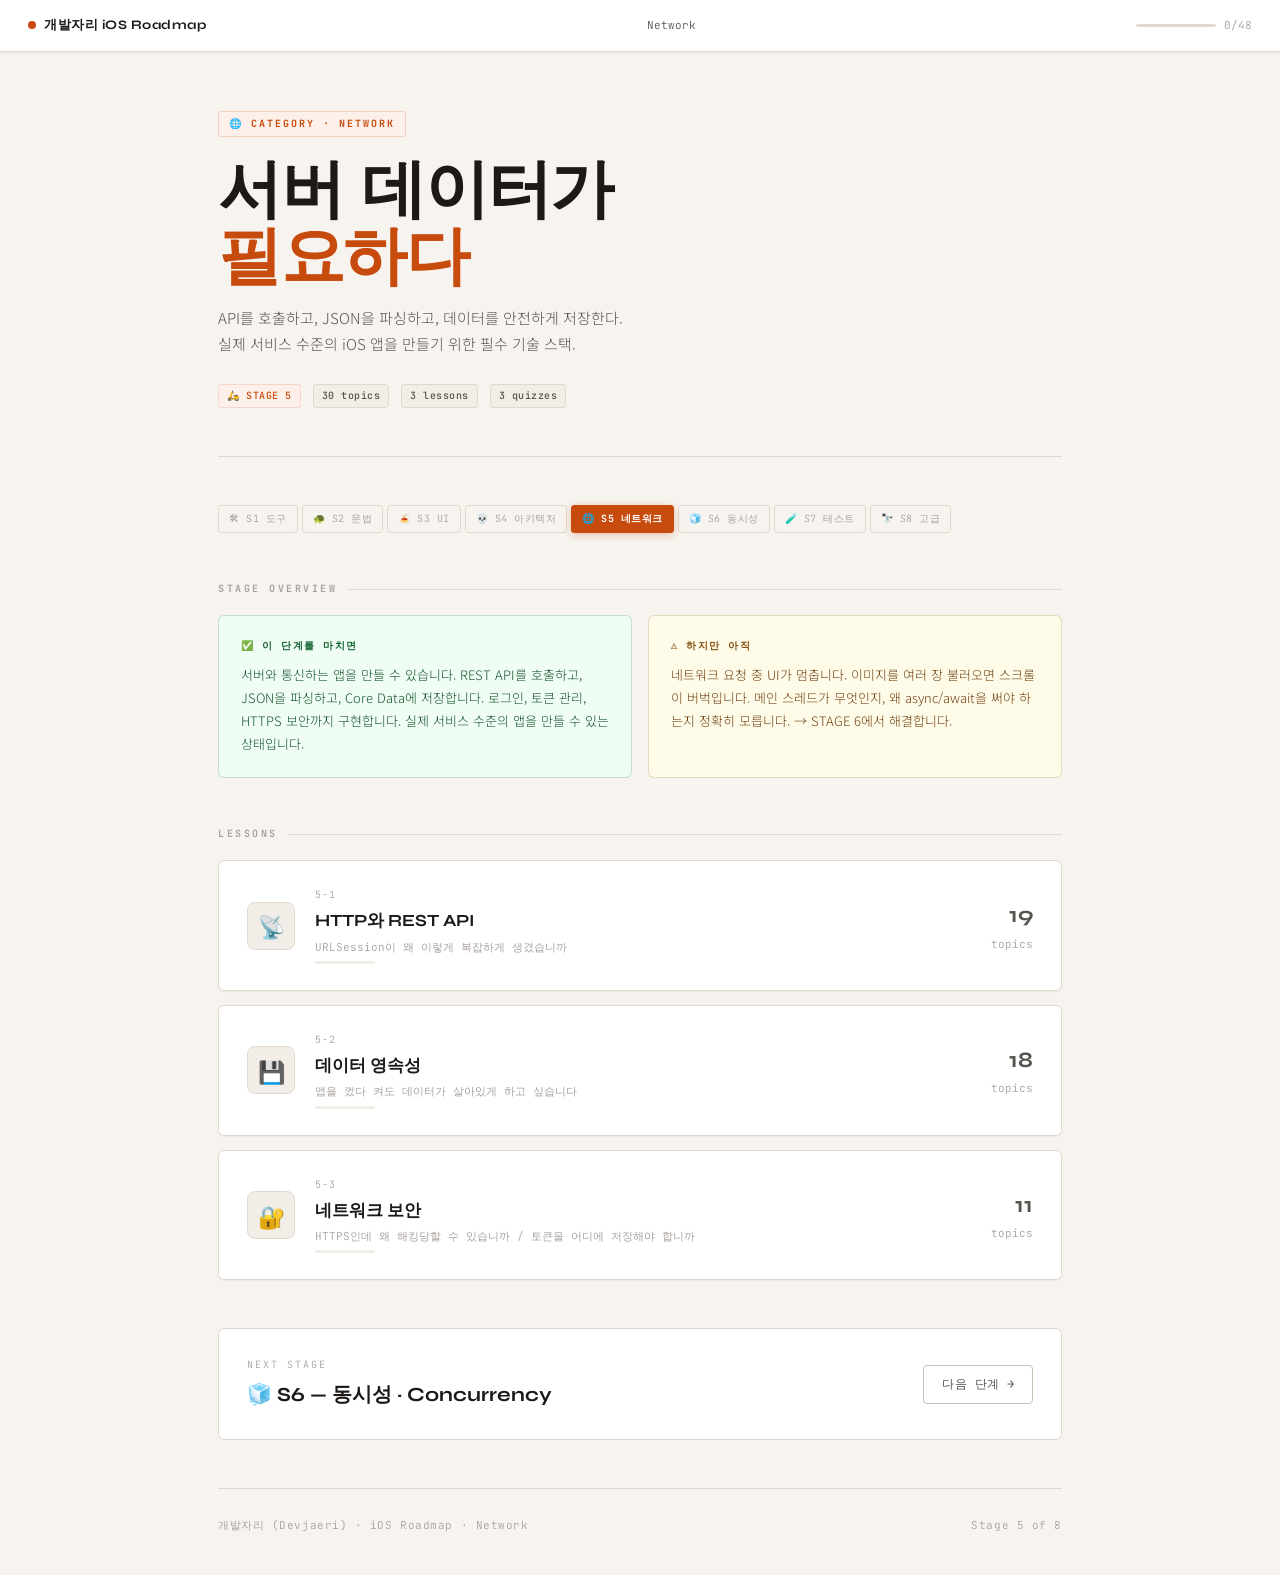
<file: index.html>
<!DOCTYPE html>
<html lang="ko">
<head>
<meta charset="UTF-8">
<meta name="viewport" content="width=device-width, initial-scale=1.0">
<title>Network — 개발자리 iOS Roadmap</title>
<link rel="stylesheet" href="./assets/style.css">
<style>
/* ─── PAGE-SPECIFIC ────────────────────────────────────────── */
.hero {
  padding: 56px 0 48px;
  border-bottom: 1px solid var(--border);
  margin-bottom: 48px;
}

.category-tag {
  display: inline-flex;
  align-items: center;
  gap: 6px;
  font-family: var(--mono);
  font-size: 10px;
  font-weight: 700;
  letter-spacing: 0.2em;
  text-transform: uppercase;
  color: var(--accent);
  background: var(--accent-light);
  border: 1px solid rgba(200,75,14,.2);
  border-radius: 3px;
  padding: 4px 10px;
  margin-bottom: 20px;
}

.hero-title {
  font-family: var(--display);
  font-size: clamp(36px, 6vw, 64px);
  font-weight: 800;
  color: var(--text);
  line-height: 1.05;
  letter-spacing: -0.02em;
  margin-bottom: 14px;
}

.hero-title em {
  font-style: normal;
  color: var(--accent);
}

.hero-desc {
  font-size: 15px;
  color: var(--text-mid);
  max-width: 520px;
  line-height: 1.7;
  margin-bottom: 28px;
}

.hero-meta {
  display: flex;
  align-items: center;
  gap: 12px;
  flex-wrap: wrap;
}

/* Stage navigator */
.stage-nav {
  display: flex;
  gap: 4px;
  flex-wrap: wrap;
  margin-bottom: 48px;
}

.stage-pill {
  font-family: var(--mono);
  font-size: 10px;
  padding: 5px 10px;
  border-radius: 3px;
  border: 1px solid var(--border);
  color: var(--text-dim);
  letter-spacing: 0.05em;
  cursor: default;
  transition: all .2s;
}

.stage-pill.active {
  background: var(--accent);
  color: white;
  border-color: var(--accent);
  font-weight: 700;
  box-shadow: 0 2px 8px rgba(200,75,14,.3);
}

/* Overview two-col */
.overview-grid {
  display: grid;
  grid-template-columns: 1fr 1fr;
  gap: 16px;
  margin-bottom: 48px;
}

@media (max-width: 640px) { .overview-grid { grid-template-columns: 1fr; } }

.overview-card {
  padding: 22px;
  border-radius: var(--radius);
  border: 1px solid;
}

.overview-card.can {
  background: var(--green-light);
  border-color: rgba(22,101,52,.2);
}

.overview-card.warn {
  background: var(--yellow-light);
  border-color: rgba(133,77,14,.2);
}

.overview-card-label {
  font-family: var(--mono);
  font-size: 10px;
  font-weight: 700;
  letter-spacing: 0.15em;
  text-transform: uppercase;
  margin-bottom: 10px;
}

.overview-card.can .overview-card-label  { color: var(--green); }
.overview-card.warn .overview-card-label { color: var(--yellow); }

.overview-card p {
  font-size: 13px;
  line-height: 1.75;
}

.overview-card.can p  { color: #14532d; }
.overview-card.warn p { color: #713f12; }

/* Lesson cards */
.lessons-grid {
  display: flex;
  flex-direction: column;
  gap: 14px;
  margin-bottom: 48px;
}

.lesson-card {
  background: var(--surface);
  border: 1.5px solid var(--border);
  border-radius: var(--radius);
  padding: 26px 28px;
  text-decoration: none;
  color: inherit;
  display: grid;
  grid-template-columns: 48px 1fr auto;
  align-items: center;
  gap: 20px;
  transition: all .2s;
  box-shadow: var(--shadow-sm);
  position: relative;
  overflow: hidden;
}

.lesson-card::before {
  content: '';
  position: absolute;
  left: 0; top: 0; bottom: 0;
  width: 4px;
  background: var(--accent);
  transform: scaleY(0);
  transition: transform .25s;
  transform-origin: bottom;
}

.lesson-card:hover {
  border-color: var(--accent);
  box-shadow: var(--shadow);
  transform: translateY(-1px);
}

.lesson-card:hover::before { transform: scaleY(1); }

.lesson-icon-wrap {
  width: 48px; height: 48px;
  background: var(--surface2);
  border: 1px solid var(--border);
  border-radius: 8px;
  display: flex;
  align-items: center;
  justify-content: center;
  font-size: 22px;
  flex-shrink: 0;
}

.lesson-num {
  font-family: var(--mono);
  font-size: 10px;
  color: var(--text-dim);
  letter-spacing: 0.1em;
  margin-bottom: 4px;
}

.lesson-title {
  font-family: var(--display);
  font-size: 17px;
  font-weight: 700;
  color: var(--text);
  margin-bottom: 4px;
}

.lesson-question {
  font-family: var(--mono);
  font-size: 11px;
  color: var(--text-dim);
  line-height: 1.5;
}

.lesson-topics-count {
  font-family: var(--mono);
  font-size: 11px;
  color: var(--text-dim);
  text-align: right;
  white-space: nowrap;
}

.lesson-topics-count strong {
  display: block;
  font-family: var(--display);
  font-size: 22px;
  font-weight: 700;
  color: var(--text-mid);
  margin-bottom: 2px;
}

.lesson-mini-prog {
  width: 60px;
  height: 3px;
  background: var(--surface2);
  border-radius: 2px;
  margin-top: 6px;
  overflow: hidden;
}

.lesson-mini-prog-fill {
  height: 100%;
  background: var(--accent);
  border-radius: 2px;
  transition: width .4s;
}

/* Next stage CTA */
.next-stage {
  background: var(--surface);
  border: 1px solid var(--border);
  border-radius: var(--radius);
  padding: 28px;
  display: flex;
  justify-content: space-between;
  align-items: center;
  margin-bottom: 48px;
  gap: 20px;
  flex-wrap: wrap;
}

.next-stage-label {
  font-family: var(--mono);
  font-size: 10px;
  letter-spacing: 0.2em;
  color: var(--text-dim);
  margin-bottom: 6px;
}

.next-stage-title {
  font-family: var(--display);
  font-size: 20px;
  font-weight: 700;
  color: var(--text);
}

/* Footer */
footer {
  border-top: 1px solid var(--border);
  padding: 28px 0 40px;
  display: flex;
  justify-content: space-between;
  align-items: center;
  gap: 16px;
  flex-wrap: wrap;
}

.footer-text {
  font-family: var(--mono);
  font-size: 11px;
  color: var(--text-dim);
  letter-spacing: 0.05em;
}
</style>
</head>
<body>

<!-- TOPBAR -->
<nav class="topbar">
  <a class="topbar-brand" href="./index.html">
    <span class="dot"></span>개발자리 iOS Roadmap
  </a>
  <div class="breadcrumb">
    <span class="current">Network</span>
  </div>
  <div class="prog-mini">
    <div class="prog-mini-track">
      <div class="prog-mini-fill" id="mini-fill" style="width:0%"></div>
    </div>
    <span class="prog-mini-label">0/30</span>
  </div>
</nav>

<div class="container">

  <!-- HERO -->
  <section class="hero animate-in">
    <div class="category-tag">🌐 Category · Network</div>
    <h1 class="hero-title">서버 데이터가<br><em>필요하다</em></h1>
    <p class="hero-desc">
      API를 호출하고, JSON을 파싱하고, 데이터를 안전하게 저장한다.<br>
      실제 서비스 수준의 iOS 앱을 만들기 위한 필수 기술 스택.
    </p>
    <div class="hero-meta">
      <span class="badge badge-accent">🛵 STAGE 5</span>
      <span class="badge badge-dim">30 topics</span>
      <span class="badge badge-dim">3 lessons</span>
      <span class="badge badge-dim">3 quizzes</span>
    </div>
  </section>

  <!-- STAGE ROADMAP -->
  <div class="stage-nav animate-in">
    <div class="stage-pill">🛠 S1 도구</div>
    <div class="stage-pill">🐢 S2 문법</div>
    <div class="stage-pill">🍝 S3 UI</div>
    <div class="stage-pill">💀 S4 아키텍처</div>
    <div class="stage-pill active">🌐 S5 네트워크</div>
    <div class="stage-pill">🧊 S6 동시성</div>
    <div class="stage-pill">🧪 S7 테스트</div>
    <div class="stage-pill">🔭 S8 고급</div>
  </div>

  <!-- OVERVIEW -->
  <div class="section-label">Stage Overview</div>
  <div class="overview-grid animate-in">
    <div class="overview-card can">
      <div class="overview-card-label">✅ 이 단계를 마치면</div>
      <p>서버와 통신하는 앱을 만들 수 있습니다. REST API를 호출하고, JSON을 파싱하고, Core Data에 저장합니다. 로그인, 토큰 관리, HTTPS 보안까지 구현합니다. 실제 서비스 수준의 앱을 만들 수 있는 상태입니다.</p>
    </div>
    <div class="overview-card warn">
      <div class="overview-card-label">⚠️ 하지만 아직</div>
      <p>네트워크 요청 중 UI가 멈춥니다. 이미지를 여러 장 불러오면 스크롤이 버벅입니다. 메인 스레드가 무엇인지, 왜 async/await을 써야 하는지 정확히 모릅니다. → STAGE 6에서 해결합니다.</p>
    </div>
  </div>

  <!-- LESSONS -->
  <div class="section-label">Lessons</div>
  <div class="lessons-grid">

    <a class="lesson-card animate-in" href="./5-1/index.html">
      <div class="lesson-icon-wrap">📡</div>
      <div>
        <div class="lesson-num">5-1</div>
        <div class="lesson-title">HTTP와 REST API</div>
        <div class="lesson-question">URLSession이 왜 이렇게 복잡하게 생겼습니까</div>
        <div class="lesson-mini-prog"><div class="lesson-mini-prog-fill" id="fill-5-1" style="width:0%"></div></div>
      </div>
      <div class="lesson-topics-count">
        <strong>19</strong>
        topics
      </div>
    </a>

    <a class="lesson-card animate-in" href="./5-2/index.html" style="animation-delay:.07s">
      <div class="lesson-icon-wrap">💾</div>
      <div>
        <div class="lesson-num">5-2</div>
        <div class="lesson-title">데이터 영속성</div>
        <div class="lesson-question">앱을 껐다 켜도 데이터가 살아있게 하고 싶습니다</div>
        <div class="lesson-mini-prog"><div class="lesson-mini-prog-fill" id="fill-5-2" style="width:0%"></div></div>
      </div>
      <div class="lesson-topics-count">
        <strong>18</strong>
        topics
      </div>
    </a>

    <a class="lesson-card animate-in" href="./5-3/index.html" style="animation-delay:.14s">
      <div class="lesson-icon-wrap">🔐</div>
      <div>
        <div class="lesson-num">5-3</div>
        <div class="lesson-title">네트워크 보안</div>
        <div class="lesson-question">HTTPS인데 왜 해킹당할 수 있습니까 / 토큰을 어디에 저장해야 합니까</div>
        <div class="lesson-mini-prog"><div class="lesson-mini-prog-fill" id="fill-5-3" style="width:0%"></div></div>
      </div>
      <div class="lesson-topics-count">
        <strong>11</strong>
        topics
      </div>
    </a>

  </div>

  <!-- NEXT STAGE -->
  <div class="next-stage animate-in">
    <div>
      <div class="next-stage-label">NEXT STAGE</div>
      <div class="next-stage-title">🧊 S6 — 동시성 · Concurrency</div>
    </div>
    <a class="btn btn-outline" href="#">다음 단계 →</a>
  </div>

  <!-- FOOTER -->
  <footer>
    <span class="footer-text">개발자리 (Devjaeri) · iOS Roadmap · Network</span>
    <span class="footer-text">Stage 5 of 8</span>
  </footer>

</div>

<script src="./assets/script.js"></script>
<script>
// Index page: load per-lesson progress from localStorage
document.addEventListener('DOMContentLoaded', () => {
  const COUNTS = { '5-1': 19, '5-2': 18, '5-3': 11 };
  const KEY = 'devjaeri_network_progress';
  let progress = {};
  try { progress = JSON.parse(localStorage.getItem(KEY) || '{}'); } catch {}

  let totalDone = 0;
  const total = 48;

  Object.entries(COUNTS).forEach(([lesson, count]) => {
    const saved = progress[lesson] || {};
    const done = Object.values(saved).filter(Boolean).length;
    totalDone += done;
    const pct = count > 0 ? (done / count) * 100 : 0;
    const fill = document.getElementById('fill-' + lesson);
    if (fill) fill.style.width = pct + '%';
  });

  const miniPct = (totalDone / total) * 100;
  document.getElementById('mini-fill').style.width = miniPct + '%';
  document.querySelector('.prog-mini-label').textContent = `${totalDone}/${total}`;
});
</script>
</body>
</html>
</file>
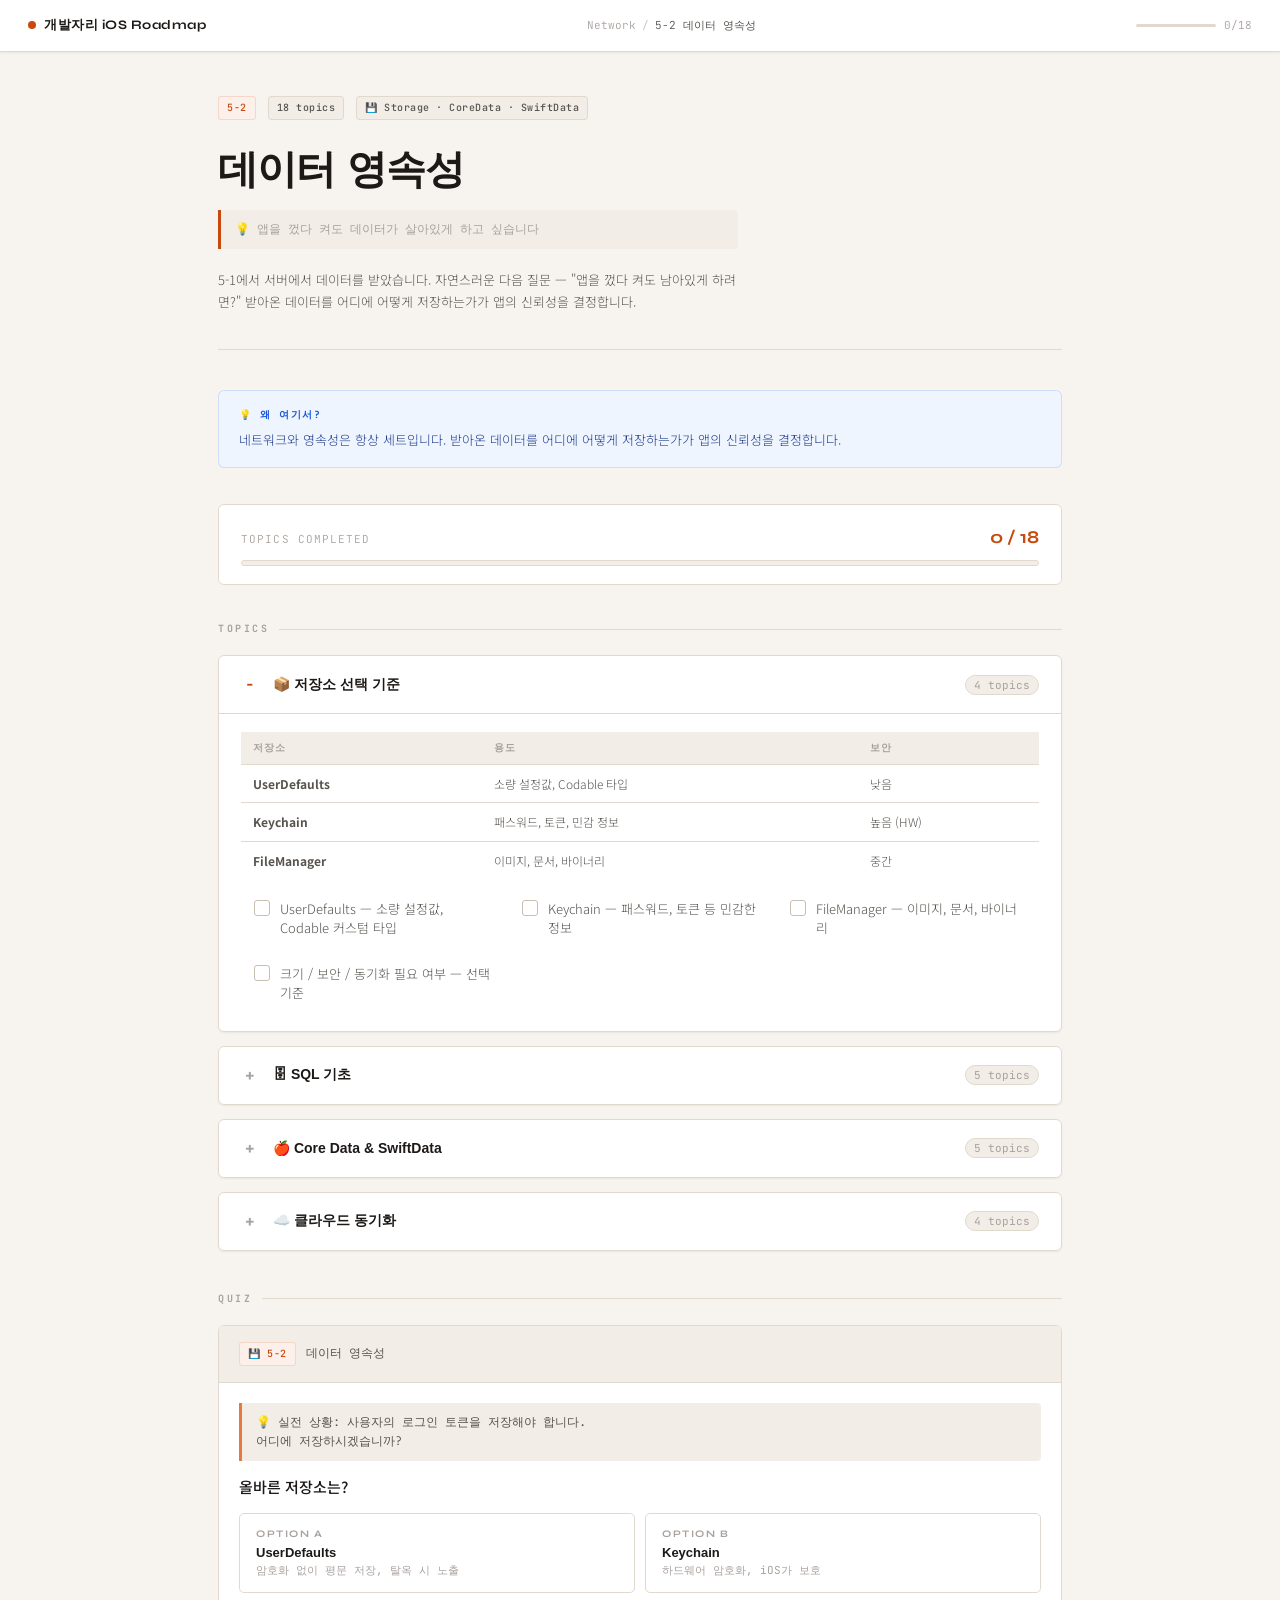
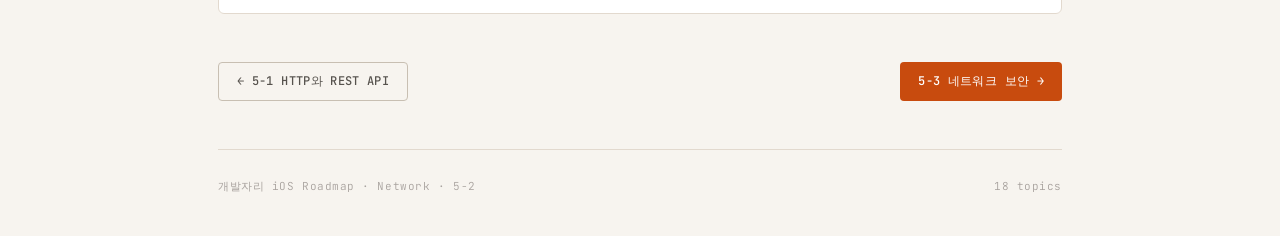
<file: 5-2/index.html>
<!DOCTYPE html>
<html lang="ko">
<head>
<meta charset="UTF-8">
<meta name="viewport" content="width=device-width, initial-scale=1.0">
<title>5-2 데이터 영속성 — Network</title>
<link rel="stylesheet" href="../assets/style.css">
<style>
.lesson-hero {
  padding: 44px 0 36px;
  border-bottom: 1px solid var(--border);
  margin-bottom: 40px;
}

.lesson-hero-top {
  display: flex;
  align-items: center;
  gap: 12px;
  margin-bottom: 18px;
  flex-wrap: wrap;
}

.lesson-title {
  font-family: var(--display);
  font-size: clamp(26px, 4vw, 40px);
  font-weight: 800;
  color: var(--text);
  letter-spacing: -0.02em;
  margin-bottom: 8px;
}

.lesson-question {
  font-family: var(--mono);
  font-size: 12px;
  color: var(--text-dim);
  padding: 10px 14px;
  background: var(--surface2);
  border-left: 3px solid var(--accent);
  border-radius: 0 4px 4px 0;
  max-width: 520px;
  line-height: 1.6;
  margin-bottom: 20px;
}

.why-box {
  background: var(--blue-light);
  border: 1px solid rgba(26,86,219,.15);
  border-radius: var(--radius);
  padding: 16px 20px;
  margin-bottom: 36px;
}

.why-label {
  font-family: var(--mono);
  font-size: 10px;
  font-weight: 700;
  letter-spacing: 0.15em;
  color: var(--blue);
  margin-bottom: 6px;
}

.why-text {
  font-size: 13px;
  color: #1e3a8a;
  line-height: 1.7;
}

.topic-section {
  background: var(--surface);
  border: 1px solid var(--border);
  border-radius: var(--radius);
  margin-bottom: 14px;
  overflow: hidden;
  box-shadow: var(--shadow-sm);
}

.accordion-trigger {
  width: 100%;
  padding: 18px 22px;
  background: none;
  border: none;
  cursor: pointer;
  display: flex;
  align-items: center;
  gap: 14px;
  text-align: left;
  transition: background .15s;
}

.accordion-trigger:hover { background: var(--surface2); }

.accordion-icon {
  font-family: var(--mono);
  font-size: 16px;
  color: var(--text-dim);
  min-width: 18px;
  text-align: center;
  font-weight: 700;
  transition: color .2s;
}

.accordion-item.open .accordion-icon { color: var(--accent); }

.accordion-title {
  font-size: 14px;
  font-weight: 700;
  color: var(--text);
  flex: 1;
}

.accordion-count {
  font-family: var(--mono);
  font-size: 11px;
  color: var(--text-dim);
  background: var(--surface2);
  padding: 2px 8px;
  border-radius: 10px;
  border: 1px solid var(--border);
}

.accordion-body {
  display: none;
  padding: 4px 22px 18px;
  border-top: 1px solid var(--border);
}

.accordion-item.open .accordion-body { display: block; }

.topics-list {
  display: grid;
  grid-template-columns: repeat(auto-fill, minmax(220px, 1fr));
  gap: 6px;
  margin-top: 14px;
}

@media (max-width: 560px) { .topics-list { grid-template-columns: 1fr; } }

/* Storage choice table */
.storage-table {
  width: 100%;
  border-collapse: collapse;
  font-size: 12px;
  margin-top: 14px;
  margin-bottom: 4px;
}

.storage-table th {
  font-family: var(--mono);
  font-size: 10px;
  font-weight: 700;
  letter-spacing: 0.1em;
  text-transform: uppercase;
  color: var(--text-dim);
  padding: 8px 12px;
  text-align: left;
  border-bottom: 1px solid var(--border);
  background: var(--surface2);
}

.storage-table td {
  padding: 9px 12px;
  border-bottom: 1px solid var(--border);
  color: var(--text-mid);
  vertical-align: top;
}

.storage-table tr:last-child td { border-bottom: none; }
.storage-table tr:hover td { background: var(--surface2); }

footer {
  border-top: 1px solid var(--border);
  padding: 28px 0 40px;
  display: flex;
  justify-content: space-between;
  align-items: center;
  gap: 16px;
  flex-wrap: wrap;
}

.footer-text {
  font-family: var(--mono);
  font-size: 11px;
  color: var(--text-dim);
  letter-spacing: 0.05em;
}
</style>
</head>
<body>

<nav class="topbar">
  <a class="topbar-brand" href="../index.html">
    <span class="dot"></span>개발자리 iOS Roadmap
  </a>
  <div class="breadcrumb">
    <a href="../index.html">Network</a>
    <span class="sep">/</span>
    <span class="current">5-2 데이터 영속성</span>
  </div>
  <div class="prog-mini">
    <div class="prog-mini-track">
      <div class="prog-mini-fill" style="width:0%"></div>
    </div>
    <span class="prog-mini-label">0/18</span>
  </div>
</nav>

<div class="container">

  <div class="lesson-hero animate-in">
    <div class="lesson-hero-top">
      <span class="badge badge-accent">5-2</span>
      <span class="badge badge-dim">18 topics</span>
      <span class="badge badge-dim">💾 Storage · CoreData · SwiftData</span>
    </div>
    <h1 class="lesson-title">데이터 영속성</h1>
    <div class="lesson-question">
      💡 앱을 껐다 켜도 데이터가 살아있게 하고 싶습니다
    </div>
    <p style="font-size:13px; color:var(--text-mid); max-width:540px; line-height:1.7;">
      5-1에서 서버에서 데이터를 받았습니다. 자연스러운 다음 질문 — "앱을 껐다 켜도 남아있게 하려면?" 받아온 데이터를 어디에 어떻게 저장하는가가 앱의 신뢰성을 결정합니다.
    </p>
  </div>

  <div class="why-box animate-in">
    <div class="why-label">💡 왜 여기서?</div>
    <div class="why-text">네트워크와 영속성은 항상 세트입니다. 받아온 데이터를 어디에 어떻게 저장하는가가 앱의 신뢰성을 결정합니다.</div>
  </div>

  <div class="prog-bar-wrap animate-in" style="margin-bottom:36px;">
    <div class="prog-meta">
      <span class="prog-label">TOPICS COMPLETED</span>
      <span class="prog-num" id="prog-num">0 / 18</span>
    </div>
    <div class="prog-track">
      <div class="prog-fill" id="prog-fill" style="width:0%"></div>
    </div>
  </div>

  <div class="section-label">Topics</div>

  <!-- Group 1: Storage choice -->
  <div class="topic-section accordion-item open animate-in">
    <button class="accordion-trigger">
      <span class="accordion-icon">−</span>
      <span class="accordion-title">📦 저장소 선택 기준</span>
      <span class="accordion-count">4 topics</span>
    </button>
    <div class="accordion-body">
      <table class="storage-table">
        <thead>
          <tr><th>저장소</th><th>용도</th><th>보안</th></tr>
        </thead>
        <tbody>
          <tr><td><strong>UserDefaults</strong></td><td>소량 설정값, Codable 타입</td><td>낮음</td></tr>
          <tr><td><strong>Keychain</strong></td><td>패스워드, 토큰, 민감 정보</td><td>높음 (HW)</td></tr>
          <tr><td><strong>FileManager</strong></td><td>이미지, 문서, 바이너리</td><td>중간</td></tr>
        </tbody>
      </table>
      <div class="topics-list" style="margin-top:10px;">
        <div class="topic-item" data-id="store-1"><span class="topic-check-box"></span>UserDefaults — 소량 설정값, Codable 커스텀 타입</div>
        <div class="topic-item" data-id="store-2"><span class="topic-check-box"></span>Keychain — 패스워드, 토큰 등 민감한 정보</div>
        <div class="topic-item" data-id="store-3"><span class="topic-check-box"></span>FileManager — 이미지, 문서, 바이너리</div>
        <div class="topic-item" data-id="store-4"><span class="topic-check-box"></span>크기 / 보안 / 동기화 필요 여부 — 선택 기준</div>
      </div>
    </div>
  </div>

  <!-- Group 2: SQL -->
  <div class="topic-section accordion-item animate-in" style="animation-delay:.05s">
    <button class="accordion-trigger">
      <span class="accordion-icon">+</span>
      <span class="accordion-title">🗄 SQL 기초</span>
      <span class="accordion-count">5 topics</span>
    </button>
    <div class="accordion-body">
      <div class="topics-list">
        <div class="topic-item" data-id="sql-1"><span class="topic-check-box"></span>SELECT, INSERT, UPDATE, DELETE</div>
        <div class="topic-item" data-id="sql-2"><span class="topic-check-box"></span>WHERE, ORDER BY, LIMIT</div>
        <div class="topic-item" data-id="sql-3"><span class="topic-check-box"></span>JOIN — 관계 있는 테이블 연결</div>
        <div class="topic-item" data-id="sql-4"><span class="topic-check-box"></span>INDEX — B-Tree 인덱스, 쿼리 속도 향상 원리</div>
        <div class="topic-item" data-id="sql-5"><span class="topic-check-box"></span>GRDB — Swift에서 SQLite 직접 다루기</div>
      </div>
    </div>
  </div>

  <!-- Group 3: Core Data & SwiftData -->
  <div class="topic-section accordion-item animate-in" style="animation-delay:.1s">
    <button class="accordion-trigger">
      <span class="accordion-icon">+</span>
      <span class="accordion-title">🍎 Core Data & SwiftData</span>
      <span class="accordion-count">5 topics</span>
    </button>
    <div class="accordion-body">
      <div class="topics-list">
        <div class="topic-item" data-id="cd-1"><span class="topic-check-box"></span>Entity, Attribute, Relationship 설계</div>
        <div class="topic-item" data-id="cd-2"><span class="topic-check-box"></span>NSFetchRequest + Predicate 조건 조회</div>
        <div class="topic-item" data-id="cd-3"><span class="topic-check-box"></span>SwiftData — @Model, @Query (iOS 17+)</div>
        <div class="topic-item" data-id="cd-4"><span class="topic-check-box"></span>Migration — 스키마 변경 시 데이터 유지</div>
        <div class="topic-item" data-id="cd-5"><span class="topic-check-box"></span>Core Data vs SwiftData 선택 기준</div>
      </div>
    </div>
  </div>

  <!-- Group 4: Cloud sync -->
  <div class="topic-section accordion-item animate-in" style="animation-delay:.15s; margin-bottom:40px;">
    <button class="accordion-trigger">
      <span class="accordion-icon">+</span>
      <span class="accordion-title">☁️ 클라우드 동기화</span>
      <span class="accordion-count">4 topics</span>
    </button>
    <div class="accordion-body">
      <div class="topics-list">
        <div class="topic-item" data-id="cloud-1"><span class="topic-check-box"></span>CloudKit — iCloud 연동</div>
        <div class="topic-item" data-id="cloud-2"><span class="topic-check-box"></span>Firebase Firestore — 실시간 동기화</div>
        <div class="topic-item" data-id="cloud-3"><span class="topic-check-box"></span>오프라인 우선 — Local First 패턴</div>
        <div class="topic-item" data-id="cloud-4"><span class="topic-check-box"></span>충돌 해결 전략</div>
      </div>
    </div>
  </div>

  <!-- QUIZ -->
  <div class="section-label">Quiz</div>
  <div style="margin-bottom:48px;" class="animate-in">
    <div class="quiz-wrap">
      <div class="quiz-header">
        <span class="badge badge-accent">💾 5-2</span>
        <span style="font-family:var(--mono);font-size:12px;color:var(--text-mid);">데이터 영속성</span>
      </div>
      <div class="quiz-body">
        <div class="quiz-situation">
          💡 실전 상황: 사용자의 로그인 토큰을 저장해야 합니다.<br>어디에 저장하시겠습니까?
        </div>
        <div class="quiz-q">올바른 저장소는?</div>
        <div class="quiz-options" data-quiz-id="q1">
          <button class="quiz-opt" data-correct="false">
            <div class="quiz-opt-letter">OPTION A</div>
            <div class="quiz-opt-title">UserDefaults</div>
            <div class="quiz-opt-hint">암호화 없이 평문 저장, 탈옥 시 노출</div>
          </button>
          <button class="quiz-opt" data-correct="true">
            <div class="quiz-opt-letter">OPTION B</div>
            <div class="quiz-opt-title">Keychain</div>
            <div class="quiz-opt-hint">하드웨어 암호화, iOS가 보호</div>
          </button>
        </div>
        <div class="quiz-feedback" id="fb-q1"></div>
      </div>
    </div>
  </div>

  <div style="display:flex; justify-content:space-between; margin-bottom:48px; gap:12px; flex-wrap:wrap;">
    <a class="btn btn-outline" href="../5-1/index.html">← 5-1 HTTP와 REST API</a>
    <a class="btn btn-primary" href="../5-3/index.html">5-3 네트워크 보안 →</a>
  </div>

  <footer>
    <span class="footer-text">개발자리 iOS Roadmap · Network · 5-2</span>
    <span class="footer-text">18 topics</span>
  </footer>

</div>

<script src="../assets/script.js"></script>
</body>
</html>
</file>
<file: assets/style.css>
@import url('https://fonts.googleapis.com/css2?family=Syne:wght@400;600;700;800&family=Noto+Sans+KR:wght@300;400;500;700&family=JetBrains+Mono:wght@400;500;700&display=swap');

/* ─── TOKENS ─────────────────────────────────────────────────── */
:root {
  --bg:           #f7f4ef;
  --surface:      #ffffff;
  --surface2:     #f2ede6;
  --border:       #e2d9ce;
  --border-mid:   #c8bfb2;
  --accent:       #c84b0e;
  --accent-light: #fdf0ea;
  --accent-dim:   #e8793e;
  --blue:         #1a56db;
  --blue-light:   #eff5ff;
  --green:        #166534;
  --green-light:  #f0fdf4;
  --red:          #9f1239;
  --red-light:    #fff1f2;
  --yellow:       #854d0e;
  --yellow-light: #fefce8;
  --text:         #1c1917;
  --text-mid:     #57534e;
  --text-dim:     #a8a29e;
  --mono:         'JetBrains Mono', monospace;
  --sans:         'Noto Sans KR', sans-serif;
  --display:      'Syne', sans-serif;
  --radius:       6px;
  --shadow:       0 1px 3px rgba(0,0,0,.08), 0 4px 16px rgba(0,0,0,.06);
  --shadow-sm:    0 1px 2px rgba(0,0,0,.06);
}

/* ─── RESET ──────────────────────────────────────────────────── */
*, *::before, *::after { box-sizing: border-box; margin: 0; padding: 0; }

html { scroll-behavior: smooth; }

body {
  background: var(--bg);
  color: var(--text);
  font-family: var(--sans);
  font-weight: 300;
  line-height: 1.6;
  min-height: 100vh;
}

/* ─── LAYOUT ─────────────────────────────────────────────────── */
.container {
  max-width: 900px;
  margin: 0 auto;
  padding: 0 28px;
}

/* ─── TOPBAR ─────────────────────────────────────────────────── */
.topbar {
  background: var(--surface);
  border-bottom: 1px solid var(--border);
  padding: 0 28px;
  height: 52px;
  display: flex;
  align-items: center;
  justify-content: space-between;
  position: sticky;
  top: 0;
  z-index: 100;
  box-shadow: var(--shadow-sm);
}

.topbar-brand {
  font-family: var(--display);
  font-size: 13px;
  font-weight: 700;
  letter-spacing: 0.04em;
  color: var(--text);
  text-decoration: none;
  display: flex;
  align-items: center;
  gap: 8px;
}

.topbar-brand .dot {
  width: 8px; height: 8px;
  background: var(--accent);
  border-radius: 50%;
  display: inline-block;
}

.breadcrumb {
  display: flex;
  align-items: center;
  gap: 6px;
  font-family: var(--mono);
  font-size: 11px;
  color: var(--text-dim);
}

.breadcrumb a {
  color: var(--text-dim);
  text-decoration: none;
  transition: color .2s;
}
.breadcrumb a:hover { color: var(--accent); }

.breadcrumb .sep { color: var(--border-mid); }
.breadcrumb .current { color: var(--text-mid); }

/* ─── PROGRESS MINI ──────────────────────────────────────────── */
.prog-mini {
  display: flex;
  align-items: center;
  gap: 8px;
  font-family: var(--mono);
  font-size: 11px;
  color: var(--text-dim);
}

.prog-mini-track {
  width: 80px;
  height: 3px;
  background: var(--border);
  border-radius: 2px;
  overflow: hidden;
}

.prog-mini-fill {
  height: 100%;
  background: var(--accent);
  border-radius: 2px;
  transition: width .4s ease;
}

/* ─── SECTION LABEL ──────────────────────────────────────────── */
.section-label {
  font-family: var(--mono);
  font-size: 10px;
  font-weight: 700;
  letter-spacing: 0.25em;
  text-transform: uppercase;
  color: var(--text-dim);
  display: flex;
  align-items: center;
  gap: 10px;
  margin-bottom: 18px;
}

.section-label::after {
  content: '';
  flex: 1;
  height: 1px;
  background: var(--border);
}

/* ─── CARD ───────────────────────────────────────────────────── */
.card {
  background: var(--surface);
  border: 1px solid var(--border);
  border-radius: var(--radius);
  box-shadow: var(--shadow-sm);
  overflow: hidden;
  transition: border-color .2s, box-shadow .2s;
}
.card:hover { border-color: var(--border-mid); box-shadow: var(--shadow); }

/* ─── BADGE ──────────────────────────────────────────────────── */
.badge {
  display: inline-flex;
  align-items: center;
  gap: 5px;
  padding: 3px 8px;
  border-radius: 3px;
  font-family: var(--mono);
  font-size: 10px;
  font-weight: 500;
  letter-spacing: 0.05em;
}

.badge-accent { background: var(--accent-light); color: var(--accent); border: 1px solid rgba(200,75,14,.15); }
.badge-blue   { background: var(--blue-light);   color: var(--blue);   border: 1px solid rgba(26,86,219,.15); }
.badge-green  { background: var(--green-light);  color: var(--green);  border: 1px solid rgba(22,101,52,.15); }
.badge-dim    { background: var(--surface2);      color: var(--text-mid); border: 1px solid var(--border); }

/* ─── TOPIC CHECK ────────────────────────────────────────────── */
.topic-item {
  display: flex;
  align-items: flex-start;
  gap: 10px;
  padding: 9px 12px;
  border-radius: 4px;
  cursor: pointer;
  transition: background .15s;
  font-size: 13px;
  color: var(--text-mid);
  border: 1px solid transparent;
  line-height: 1.5;
}

.topic-item:hover { background: var(--surface2); border-color: var(--border); }

.topic-item.checked {
  background: var(--green-light);
  border-color: rgba(22,101,52,.15);
  color: var(--green);
}

.topic-check-box {
  width: 16px; height: 16px;
  border: 1.5px solid var(--border-mid);
  border-radius: 3px;
  flex-shrink: 0;
  margin-top: 1px;
  display: flex;
  align-items: center;
  justify-content: center;
  font-size: 10px;
  font-weight: 700;
  transition: all .15s;
}

.topic-item.checked .topic-check-box {
  background: var(--green);
  border-color: var(--green);
  color: white;
}

/* ─── QUIZ ───────────────────────────────────────────────────── */
.quiz-wrap {
  border: 1px solid var(--border);
  border-radius: var(--radius);
  background: var(--surface);
  overflow: hidden;
}

.quiz-header {
  padding: 16px 20px;
  border-bottom: 1px solid var(--border);
  background: var(--surface2);
  display: flex;
  align-items: center;
  gap: 10px;
}

.quiz-body { padding: 20px; }

.quiz-situation {
  background: var(--surface2);
  border-left: 3px solid var(--accent-dim);
  padding: 10px 14px;
  border-radius: 0 4px 4px 0;
  font-family: var(--mono);
  font-size: 12px;
  color: var(--text-mid);
  margin-bottom: 14px;
  line-height: 1.6;
}

.quiz-q {
  font-size: 15px;
  font-weight: 500;
  color: var(--text);
  margin-bottom: 14px;
}

.quiz-options { display: grid; grid-template-columns: 1fr 1fr; gap: 10px; }
@media (max-width: 600px) { .quiz-options { grid-template-columns: 1fr; } }

.quiz-opt {
  padding: 14px 16px;
  border: 1.5px solid var(--border);
  border-radius: 5px;
  background: var(--surface);
  cursor: pointer;
  text-align: left;
  transition: all .2s;
}

.quiz-opt:hover:not(:disabled) {
  border-color: var(--accent);
  background: var(--accent-light);
}

.quiz-opt-letter {
  font-family: var(--display);
  font-size: 10px;
  font-weight: 700;
  letter-spacing: 0.15em;
  color: var(--text-dim);
  margin-bottom: 5px;
}

.quiz-opt-title {
  font-weight: 700;
  font-size: 13px;
  color: var(--text);
  margin-bottom: 3px;
}

.quiz-opt-hint {
  font-family: var(--mono);
  font-size: 11px;
  color: var(--text-dim);
}

.quiz-opt.correct {
  border-color: var(--green);
  background: var(--green-light);
}
.quiz-opt.correct .quiz-opt-title { color: var(--green); }
.quiz-opt.correct .quiz-opt-letter { color: var(--green); }

.quiz-opt.wrong {
  border-color: var(--red);
  background: var(--red-light);
}
.quiz-opt.wrong .quiz-opt-title { color: var(--red); }

.quiz-feedback {
  margin-top: 12px;
  padding: 10px 14px;
  border-radius: 4px;
  font-size: 13px;
  font-family: var(--mono);
  display: none;
  animation: fadeUp .25s ease;
}
.quiz-feedback.show { display: block; }
.quiz-feedback.ok { background: var(--green-light); color: var(--green); border: 1px solid rgba(22,101,52,.2); }
.quiz-feedback.no { background: var(--red-light); color: var(--red); border: 1px solid rgba(159,18,57,.2); }

/* ─── PROGRESS BAR ───────────────────────────────────────────── */
.prog-bar-wrap {
  background: var(--surface);
  border: 1px solid var(--border);
  border-radius: var(--radius);
  padding: 18px 22px;
}

.prog-meta {
  display: flex;
  justify-content: space-between;
  align-items: baseline;
  margin-bottom: 8px;
}

.prog-label {
  font-family: var(--mono);
  font-size: 11px;
  color: var(--text-dim);
  letter-spacing: 0.1em;
}

.prog-num {
  font-family: var(--display);
  font-size: 18px;
  font-weight: 700;
  color: var(--accent);
}

.prog-track {
  height: 6px;
  background: var(--surface2);
  border-radius: 3px;
  overflow: hidden;
  border: 1px solid var(--border);
}

.prog-fill {
  height: 100%;
  background: linear-gradient(90deg, var(--accent), var(--accent-dim));
  border-radius: 3px;
  transition: width .4s ease;
}

/* ─── BUTTON ─────────────────────────────────────────────────── */
.btn {
  display: inline-flex;
  align-items: center;
  gap: 6px;
  padding: 9px 18px;
  border-radius: 4px;
  font-family: var(--mono);
  font-size: 12px;
  font-weight: 500;
  cursor: pointer;
  text-decoration: none;
  transition: all .2s;
  border: none;
  letter-spacing: 0.03em;
}

.btn-primary {
  background: var(--accent);
  color: white;
}
.btn-primary:hover { background: #a83a08; }

.btn-outline {
  background: transparent;
  color: var(--text-mid);
  border: 1.5px solid var(--border-mid);
}
.btn-outline:hover { border-color: var(--accent); color: var(--accent); background: var(--accent-light); }

/* ─── ANIMATIONS ─────────────────────────────────────────────── */
@keyframes fadeUp {
  from { opacity: 0; transform: translateY(6px); }
  to   { opacity: 1; transform: translateY(0); }
}

@keyframes fadeIn {
  from { opacity: 0; }
  to   { opacity: 1; }
}

.animate-in {
  animation: fadeUp .35s ease both;
}
</file>
